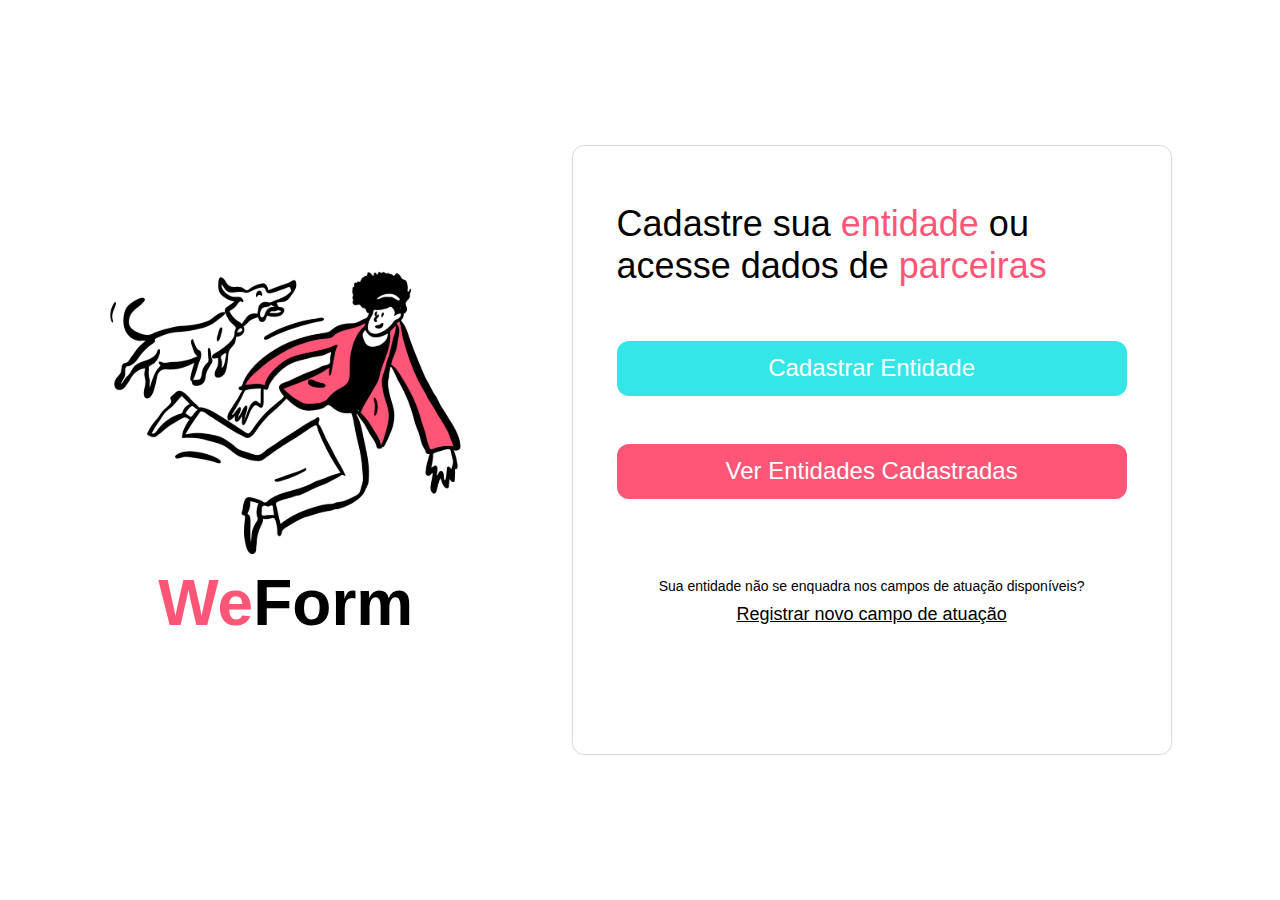
<file: index.html>
<!DOCTYPE html>
<html lang="pt-br">
<head>
    <meta charset="UTF-8">
    <meta http-equiv="X-UA-Compatible" content="IE=edge">
    <meta name="viewport" content="width=device-width, initial-scale=1.0">
    <link rel="stylesheet" href="style.css">
    <title>Início - WeForm</title>
</head>
<body>
    <div class="content">
        <aside>
            <img src="assets/hero.svg" alt=""/>
    
            <h1>
                <span class="primary-txt">We</span>Form
            </h1>
        </aside>
    
        <main>
            <h2>
                Cadastre sua <span class="primary-txt">entidade</span> ou acesse dados de <span class="primary-txt">parceiras</span>
            </h2>
    
            <div class="actions">
                <a href="cadastro.html">Cadastrar Entidade</a>
                <a href="entidades.html">Ver Entidades Cadastradas</a>
            </div>
    
            <footer>
                <p>Sua entidade não se enquadra nos campos de atuação disponíveis?</p>
                <a href="novo-campo.html">Registrar novo campo de atuação</a>
            </footer>
        </main>
    </div>
</body>
</html>
</file>
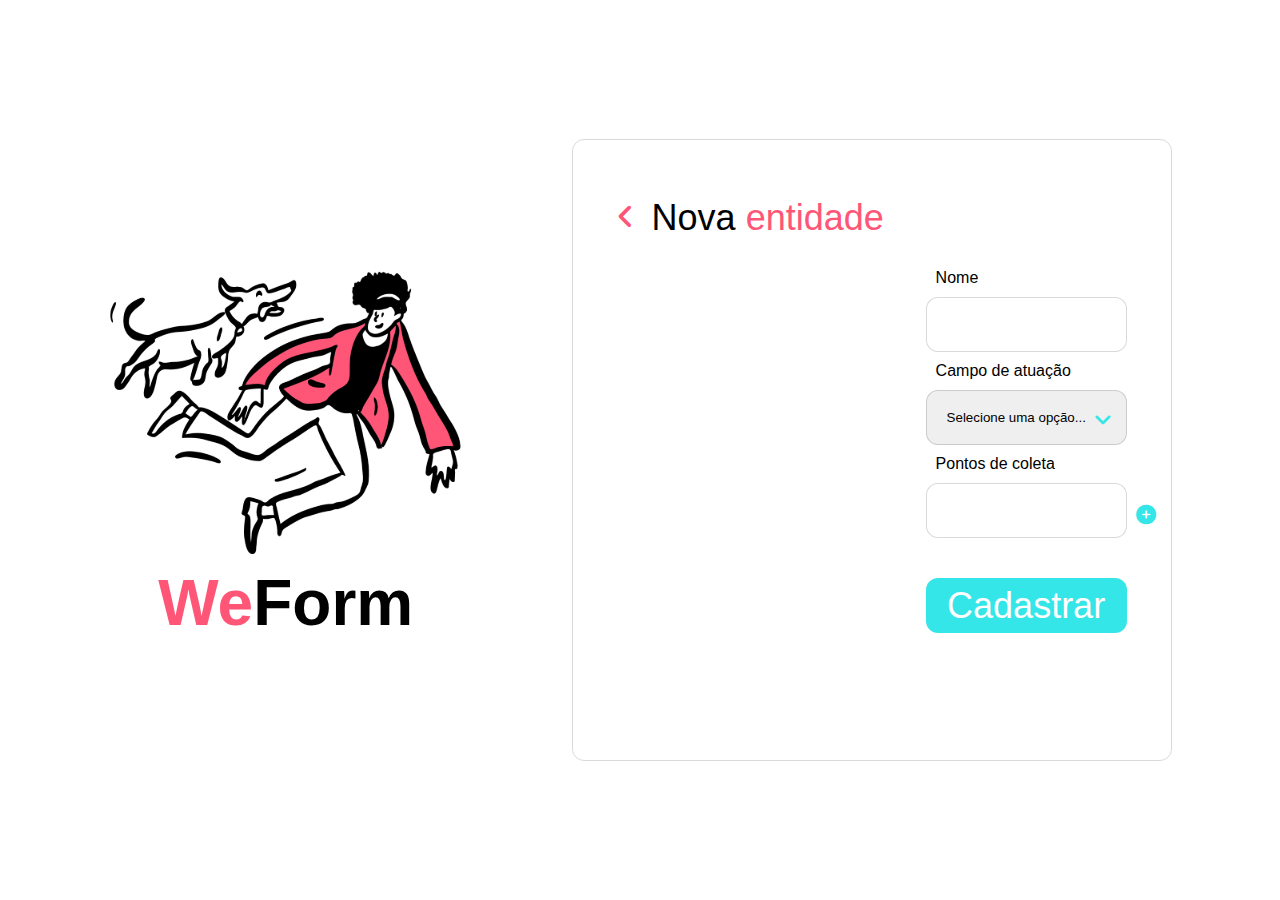
<file: cadastro.html>
<!DOCTYPE html>
<html lang="pt-br">
<head>
    <meta charset="UTF-8">
    <meta http-equiv="X-UA-Compatible" content="IE=edge">
    <meta name="viewport" content="width=device-width, initial-scale=1.0">
    <link href="style.css" rel="stylesheet">
    <link href="/assets/fontawesome/css/all.css" rel="stylesheet">
    <title>Cadastro - WeForm </title>
</head>
<body>
    <div class="content">
        <aside>
            <img src="assets/hero.svg" alt=""/>
    
            <h1>
                <span class="primary-txt">We</span>Form
            </h1>
        </aside>
    
        <main>
            <header>
                <a href="index.html">
                    <i class="fa-solid fa-angle-left"></i>
                </a>
                <h2>
                    Nova <span class="primary-txt">entidade</span>
                </h2>
            </header>
    
            <form>
                <label for="input-name">Nome</label>
                <input id="input-name" type="text">
                
                <label for="input-field">Campo de atuação</label>
                <div class="select-content">
                    <select id="input-field" type="text">
                        <option value="">Selecione uma opção...</option>
                        <option value="abrigo">Abrigo de animais</option>
                        <option value="centro">Centro de alimentação</option>
                        <option value="creche">Creche infantil</option>
                    </select>
                </div>
                
                <div class="points">
                    <label for="input-points">Pontos de coleta</label>
                    <input id="input-points" type="text">
                    <button class="button-icon">
                        <i class="fa-solid fa-circle-plus"></i>
                    </button>
                </div>

                <button type="submit">Cadastrar</button>
            </form>
        </main>
    </div>
</body>
</html>
</file>
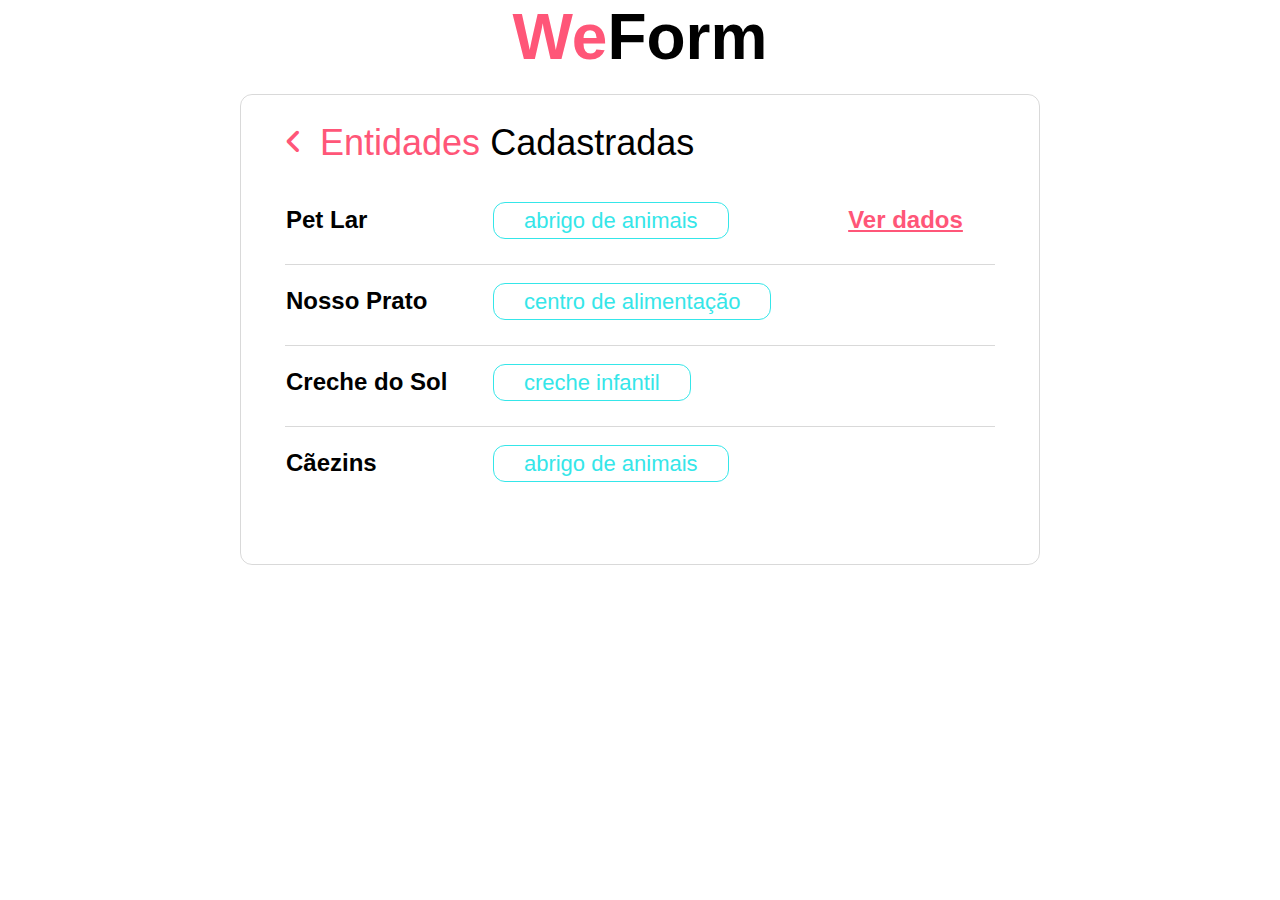
<file: entidades.html>
<!DOCTYPE html>
<html lang="pt-br">
<head>
    <meta charset="UTF-8">
    <meta http-equiv="X-UA-Compatible" content="IE=edge">
    <meta name="viewport" content="width=device-width, initial-scale=1.0">
    <link href="style.css" rel="stylesheet">
    <link href="/assets/fontawesome/css/all.css" rel="stylesheet">
    <title>Entidades - WeForm </title>
</head>
<body>
    <div class="content-column">
        <aside>
            <h1>
                <span class="primary-txt">We</span>Form
            </h1>
        </aside>
    
        <main class="main-entities">
            <header>
                <a href="index.html">
                    <i class="fa-solid fa-angle-left"></i>
                </a>
                <h2>
                    <span class="primary-txt">Entidades</span> Cadastradas
                </h2>
            </header>
    
            <table>
                <tbody>
                    <tr>
                        <td>Pet Lar</td>
                        <td><span class="category">abrigo de animais</span></td>
                        <td><a href="">Ver dados</a></td>
                    </tr>

                    <tr>
                        <td>Nosso Prato</td>
                        <td><span class="category">centro de alimentação</span></td>
                    </tr>

                    <tr>
                        <td>Creche do Sol</td>
                        <td><span class="category">creche infantil</span></td>
                    </tr>

                    <tr>
                        <td>Cãezins</td>
                        <td><span class="category">abrigo de animais</span></td>
                    </tr>
                </tbody>
            </table>
        </main>
    </div>
</body>
</html>
</file>
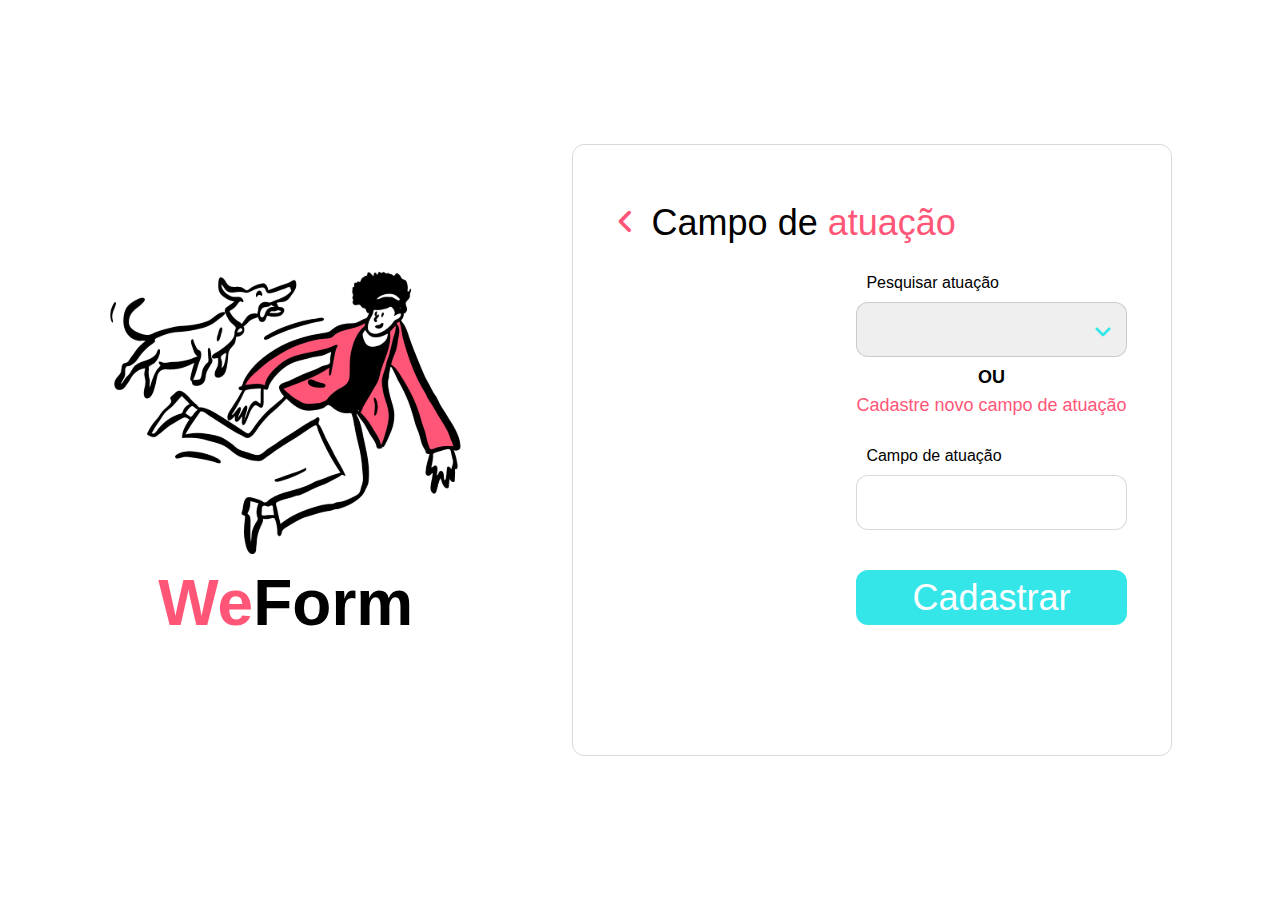
<file: novo-campo.html>
<!DOCTYPE html>
<html lang="pt-br">
<head>
    <meta charset="UTF-8">
    <meta http-equiv="X-UA-Compatible" content="IE=edge">
    <meta name="viewport" content="width=device-width, initial-scale=1.0">
    <link href="style.css" rel="stylesheet">
    <link href="/assets/fontawesome/css/all.css" rel="stylesheet">
    <title>Novo Campo - WeForm </title>
</head>
<body>
    <div class="content">
        <aside>
            <img src="assets/hero.svg" alt=""/>
    
            <h1>
                <span class="primary-txt">We</span>Form
            </h1>
        </aside>
    
        <main>
            <header>
                <a href="index.html">
                    <i class="fa-solid fa-angle-left"></i>
                </a>
                <h2>
                    Campo de <span class="primary-txt">atuação</span>
                </h2>
            </header>
    
            <form>                
                <label for="input-field">Pesquisar atuação</label>
                <div class="select-content">
                    <select id="input-field" type="text">
                        
                    </select>
                </div>

                <p>
                    OU <br>
                    <span class="primary-txt">Cadastre novo campo de atuação</span>
                </p>

                <label for="input-points">Campo de atuação</label>
                <input id="input-points" type="text">

                <button type="submit">Cadastrar</button>
            </form>
        </main>
    </div>
</body>
</html>
</file>
<file: style.css>
* {
    margin: 0;
    box-sizing: border-box;
}

:root {
    --primary-color: #FF5678;
    --secondary-color: #35E6E9;
    --default-border: 0.1rem solid rgba(0,0,0,0.15);
    --default-border-radius: 1.2rem;
    --font-poppins: 'Poppins', sans-serif;
    font-size: 62.5%;
}

body {
    font-family: 'Roboto', sans-serif;
    font-size: 1.6rem;
}

.primary-txt {
    color: var(--primary-color);
}

button {
    font-family: 'Poppins', sans-serif;
    border: none;
    background: none;
}

.content {
    height: 100vh;
    display: grid;
    grid-template-areas: 
    " . . . . ."
    ". . . . ."
    ". hero . form ."
    ". . . . ."
    ". . . . ."
    ;
}

aside {
    grid-area: hero;
    display: flex;
    flex-flow: column wrap;
    justify-content: center;
    align-items: center;
}

aside h1 {
    font-size: 6.4rem;
}

main {
    grid-area: form;
    width: 60rem;
    padding: 5.7rem 4.4rem;
    border: var(--default-border);
    border-radius: var(--default-border-radius);
}

main h2 {
    max-width: 43.1rem;
    font-size: 3.6rem;
    font-weight: 500;
}

main .actions {
    display: flex;
    flex-flow: column wrap;
    margin-top: 5.4rem;
}

main .actions a {
    color: #fff;
    background-color: var(--secondary-color);
    font-size: 2.4rem;
    height: 5.5rem;
    text-decoration: none;
    border-radius: var(--default-border-radius);

    display: flex;
    justify-content: center;
    align-items: center;

    font-family: var(--font-poppins);
}

main .actions a + a {
    background-color: var(--primary-color);
    margin-top: 4.8rem;
}

main footer {
    display: flex;
    flex-flow: column wrap;
    font-family: var(--font-poppins);
    font-weight: 500;
    text-align: center;
    margin-top: 7.9rem;
}

main footer p {
    font-size: 1.4rem;
}

main footer a {
    margin-top: 1rem;
    font-size: 1.8rem;
    color: #000;
}

/* Cadastro */

main header {
    display: flex;
    align-items: center;
    gap: 1.7rem;
}

main header a {
    color: var(--primary-color);
    font-size: 2.8rem;
}

main form {
    display: flex;
    flex-flow: column wrap;
    justify-self: flex-end;
    margin-top: 2rem;
}

main form :is(input, select) {
    height: 5.5rem;
    padding-left: 2rem;
    border: var(--default-border);
    border-radius: var(--default-border-radius);
}

main form select {
    appearance: none;
    width: 100%;
}

main form .select-content {
    position: relative;
}

main form .select-content::after {
    content: '\f107';
    font-family: 'Font Awesome 6 Free';
    font-weight: 600;
    color: var(--secondary-color);
    position: absolute;
    right: 1.5rem;
    top: 2rem;
    font-size: 2rem;
}

main form .points {
    display: flex;
    flex-flow: column wrap;
    position: relative;
}

main form .button-icon {
    position: absolute;
    right: -3.5rem;
    bottom: 1rem;
    color: var(--secondary-color);
    font-size: 2rem;
}

main form button[type="submit"] {
    margin-top: 4rem;
    background-color: var(--secondary-color);
    border-radius: var(--default-border-radius);
    color: #fff;
    height: 5.5rem;
    font-size: 3.6rem;
}

main form button {
    cursor: pointer;
}

main form label {
    margin-top: 1rem;
    margin-bottom: 1rem;
    margin-left: 1rem;
}

/* Novo Campo */

main form p {
    margin-top: 1rem;
    font-size: 1.8rem;
    font-family: var(--font-poppins);
    font-weight: 600;
    display: flex;
    flex-flow: column wrap;
    justify-content: center;
    align-items: center;
}

main form span {
    margin-top: 0.7rem;
    font-weight: 400;
    display: block;
    margin-bottom: 2.1rem;
}

/* Entidades cadastradas */

.content-column {
    display: flex;
    flex-flow: column wrap;
    justify-content: center;
    align-items: center;
}

.main-entities {
    width: 80rem;
    padding-top: 2.7rem;
    margin-top: 2rem;
}

table {
    width: 100%;
    border-collapse: collapse;
    font-family: var(--font-poppins);
    font-size: 2.4rem;
    margin-top: 2rem;
}

table a {
    color: var(--primary-color);
    font-weight: 600;
}

table tr {
    border-bottom: 0.1rem solid rgba(0, 0, 0, 0.15);
}

table tr td {    
    padding-top: 2.2rem;
    padding-bottom: 3rem;
}

table tr td:first-child {
    font-weight: 600;
}

table tr:last-child {
    border-bottom: none;
}

table tr td .category {
    color: var(--secondary-color);
    border: 0.1rem solid var(--secondary-color);
    border-radius: var(--default-border-radius);
    padding-left: 3rem;
    padding-right: 3rem;
    padding-top: 0.5rem;
    padding-bottom: 0.5rem;
    font-size: 2.2rem;
}
</file>
